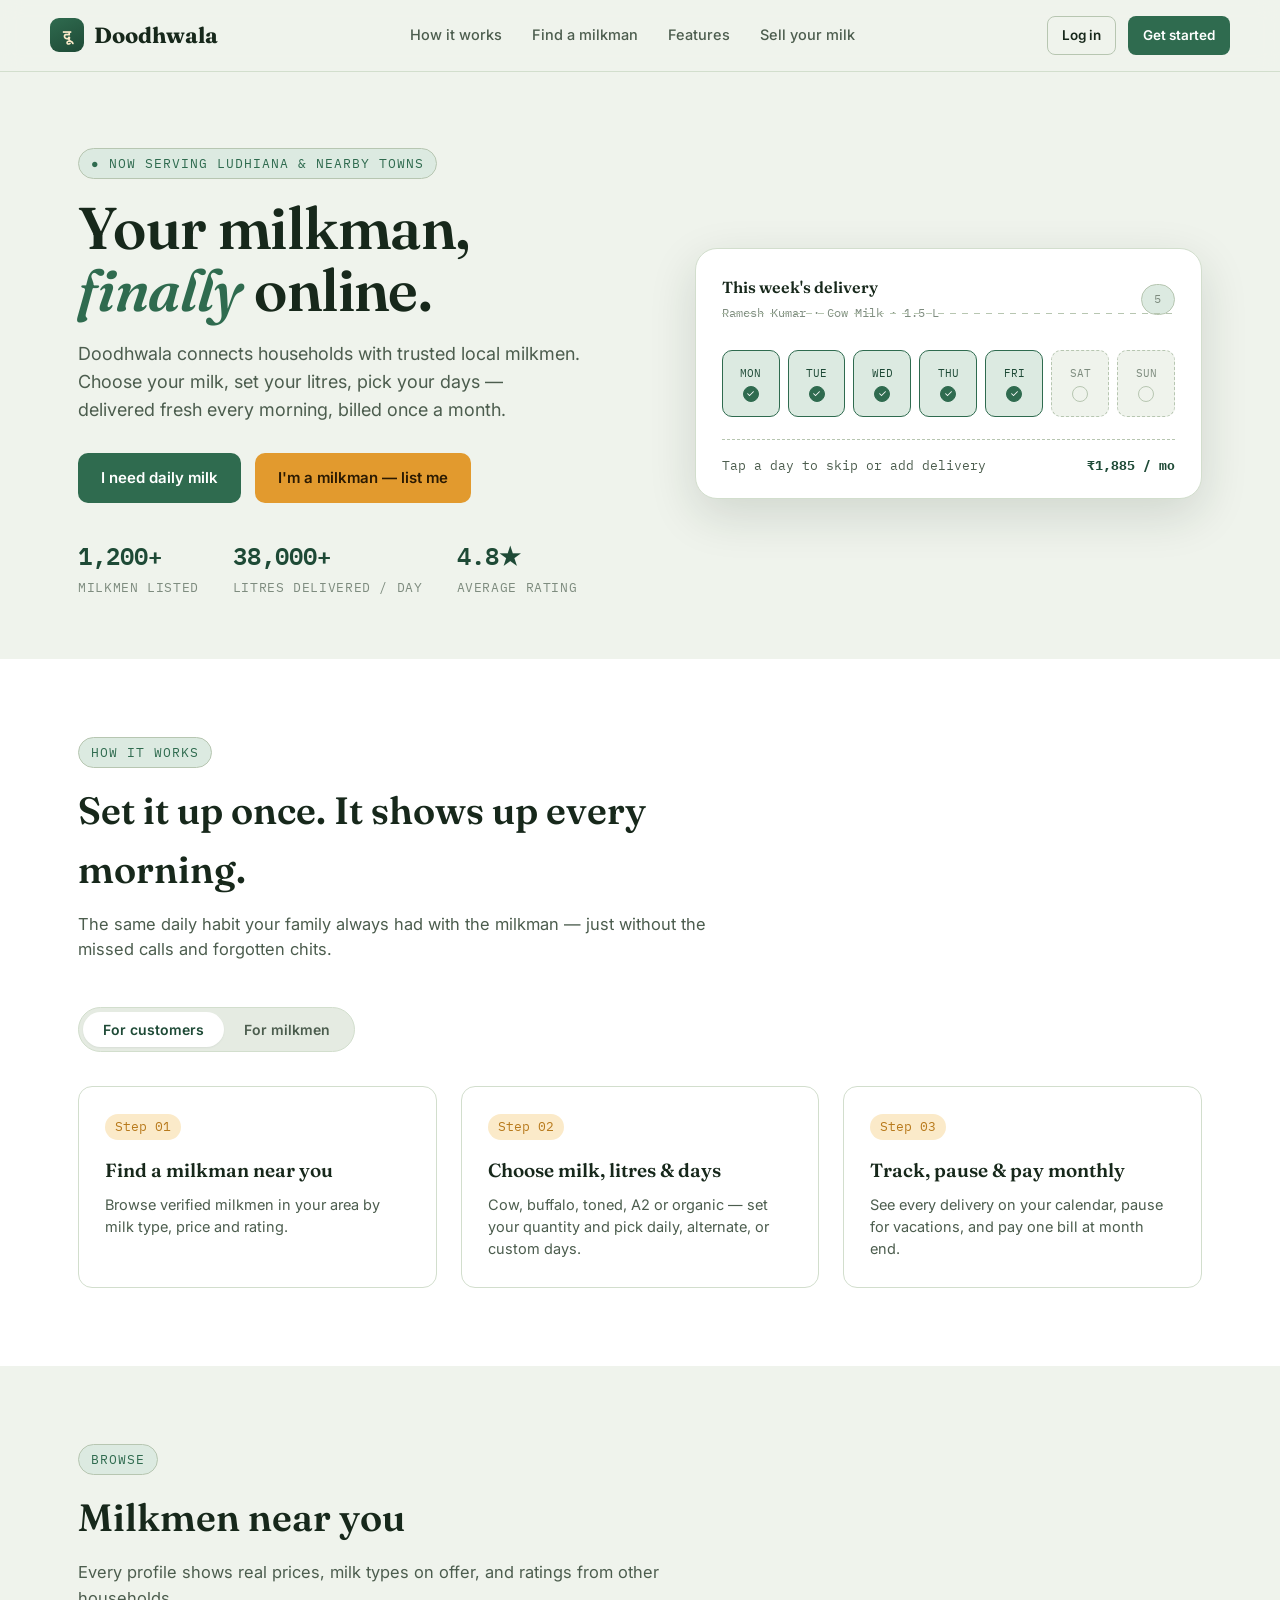
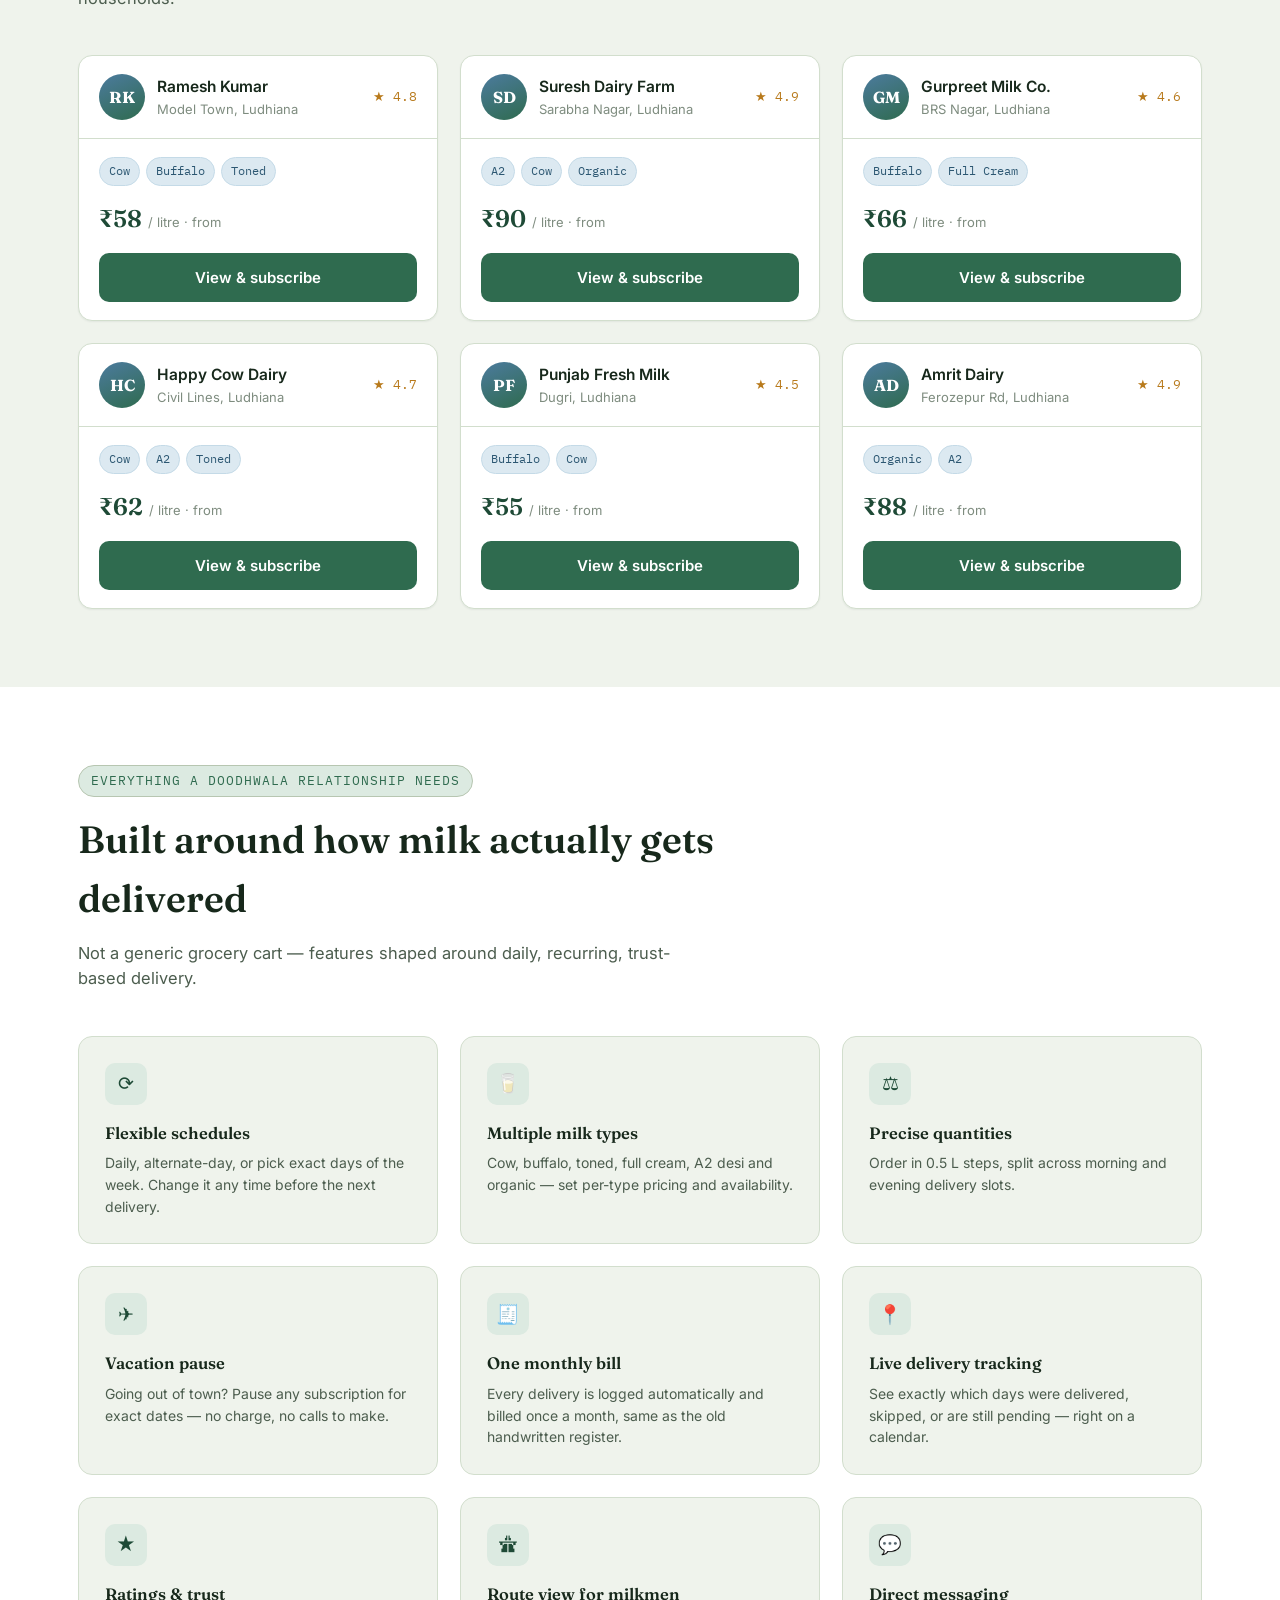
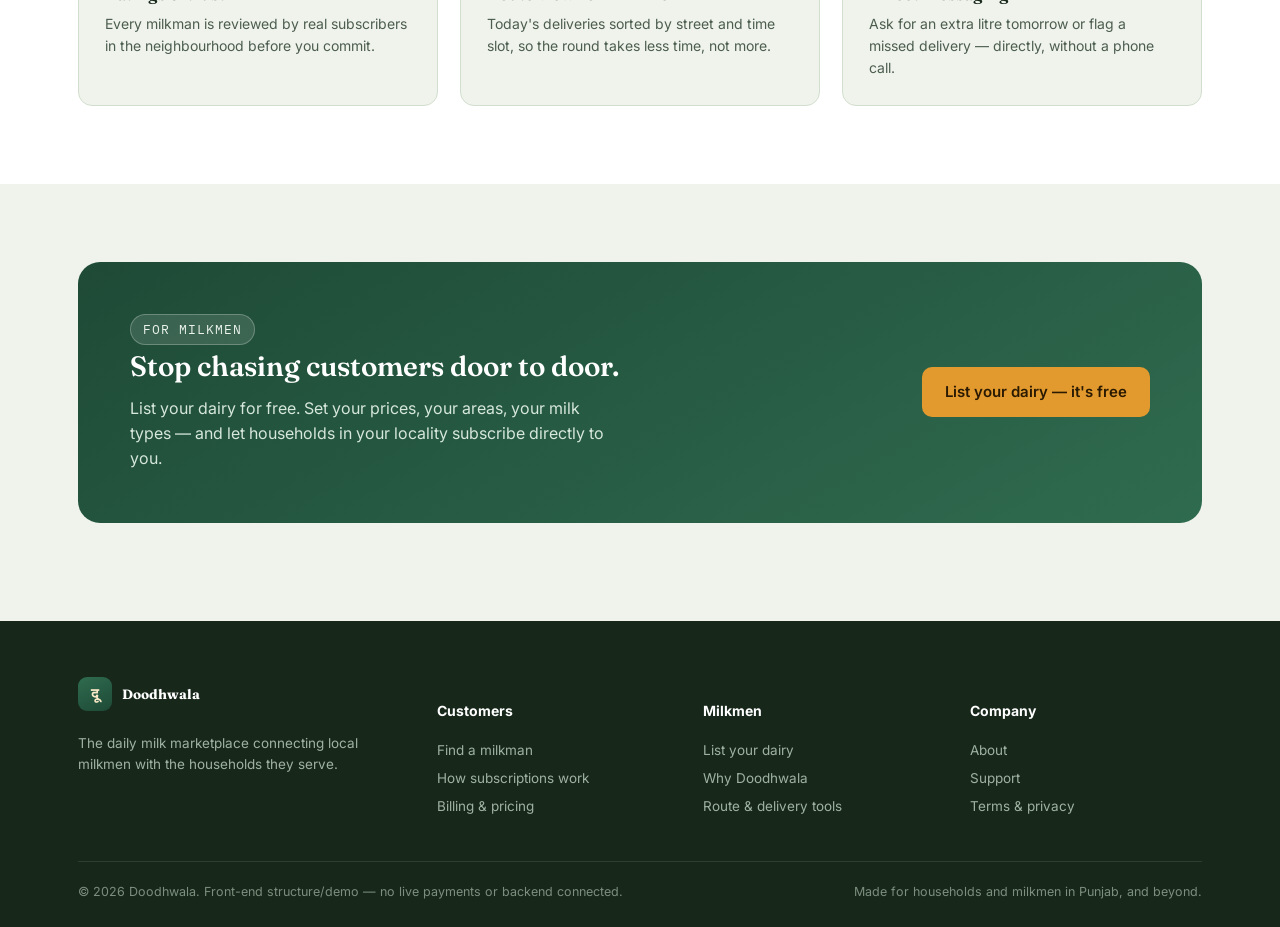
<file: index.html>
<!DOCTYPE html>
<html lang="en">
<head>
<meta charset="UTF-8">
<meta name="viewport" content="width=device-width, initial-scale=1.0">
<title>Doodhwala — Your milkman, online</title>
<meta name="description" content="Doodhwala connects local milkmen with households for daily milk delivery — pick your milk, your quantity, your schedule.">
<link rel="stylesheet" href="css/style.css">
</head>
<body>

<header class="site-header">
  <div class="container nav">
    <a href="index.html" class="brand"><span class="mark">दू</span> Doodhwala</a>
    <nav class="nav-links">
      <a href="#how-it-works">How it works</a>
      <a href="#browse">Find a milkman</a>
      <a href="#features">Features</a>
      <a href="#for-milkmen">Sell your milk</a>
    </nav>
    <div class="nav-actions">
      <a class="btn btn-ghost btn-sm" href="login.html?role=customer">Log in</a>
      <a class="btn btn-primary btn-sm" href="login.html?role=customer">Get started</a>
      <button class="nav-toggle" aria-label="Menu"><span></span><span></span><span></span></button>
    </div>
  </div>
</header>

<main>
  <!-- ============ HERO ============ -->
  <section class="hero">
    <div class="container hero-grid">
      <div>
        <span class="eyebrow">● Now serving Ludhiana &amp; nearby towns</span>
        <h1>Your milkman, <em>finally</em> online.</h1>
        <p class="lead">Doodhwala connects households with trusted local milkmen. Choose your milk, set your litres, pick your days — delivered fresh every morning, billed once a month.</p>
        <div class="hero-ctas">
          <a href="login.html?role=customer" class="btn btn-primary">I need daily milk</a>
          <a href="login.html?role=milkman" class="btn btn-accent">I'm a milkman — list me</a>
        </div>
        <div class="hero-stats">
          <div><span class="num">1,200+</span><span class="lbl">Milkmen listed</span></div>
          <div><span class="num">38,000+</span><span class="lbl">Litres delivered / day</span></div>
          <div><span class="num">4.8★</span><span class="lbl">Average rating</span></div>
        </div>
      </div>

      <div class="ledger-card">
        <div class="ledger-head">
          <div>
            <h3>This week's delivery</h3>
            <span>Ramesh Kumar · Cow Milk · 1.5 L</span>
          </div>
          <span id="ledgerActiveCount" class="eyebrow">5</span>
        </div>
        <div class="ledger-grid" id="heroLedger"></div>
        <div class="ledger-foot">
          <span>Tap a day to skip or add delivery</span>
          <strong>₹1,885 / mo</strong>
        </div>
      </div>
    </div>
  </section>

  <!-- ============ HOW IT WORKS ============ -->
  <section class="section section-alt" id="how-it-works">
    <div class="container">
      <div class="section-head">
        <span class="eyebrow">How it works</span>
        <h2>Set it up once. It shows up every morning.</h2>
        <p>The same daily habit your family always had with the milkman — just without the missed calls and forgotten chits.</p>
      </div>

      <div class="role-tabs">
        <button class="active" data-role-tab="customer">For customers</button>
        <button data-role-tab="milkman">For milkmen</button>
      </div>

      <div class="role-panel active" data-role-panel="customer">
        <div class="steps">
          <div class="step">
            <span class="idx">Step 01</span>
            <h4>Find a milkman near you</h4>
            <p>Browse verified milkmen in your area by milk type, price and rating.</p>
          </div>
          <div class="step">
            <span class="idx">Step 02</span>
            <h4>Choose milk, litres &amp; days</h4>
            <p>Cow, buffalo, toned, A2 or organic — set your quantity and pick daily, alternate, or custom days.</p>
          </div>
          <div class="step">
            <span class="idx">Step 03</span>
            <h4>Track, pause &amp; pay monthly</h4>
            <p>See every delivery on your calendar, pause for vacations, and pay one bill at month end.</p>
          </div>
        </div>
      </div>

      <div class="role-panel" data-role-panel="milkman">
        <div class="steps">
          <div class="step">
            <span class="idx">Step 01</span>
            <h4>List your dairy &amp; area</h4>
            <p>Add the milk types you sell, your prices, and the neighbourhoods you cover.</p>
          </div>
          <div class="step">
            <span class="idx">Step 02</span>
            <h4>Get subscribers automatically</h4>
            <p>Customers in your area find and subscribe to you directly — no more door-to-door pitching.</p>
          </div>
          <div class="step">
            <span class="idx">Step 03</span>
            <h4>Run your route from your phone</h4>
            <p>See today's deliveries grouped by street, mark them done, and get paid monthly — no notebook needed.</p>
          </div>
        </div>
      </div>
    </div>
  </section>

  <!-- ============ BROWSE MILKMEN ============ -->
  <section class="section" id="browse">
    <div class="container">
      <div class="section-head">
        <span class="eyebrow">Browse</span>
        <h2>Milkmen near you</h2>
        <p>Every profile shows real prices, milk types on offer, and ratings from other households.</p>
      </div>
      <div class="card-grid" id="milkmanGrid"></div>
    </div>
  </section>

  <!-- ============ FEATURES ============ -->
  <section class="section section-alt" id="features">
    <div class="container">
      <div class="section-head">
        <span class="eyebrow">Everything a doodhwala relationship needs</span>
        <h2>Built around how milk actually gets delivered</h2>
        <p>Not a generic grocery cart — features shaped around daily, recurring, trust-based delivery.</p>
      </div>
      <div class="feature-grid">
        <div class="feature">
          <div class="fi">⟳</div>
          <h4>Flexible schedules</h4>
          <p>Daily, alternate-day, or pick exact days of the week. Change it any time before the next delivery.</p>
        </div>
        <div class="feature">
          <div class="fi">🥛</div>
          <h4>Multiple milk types</h4>
          <p>Cow, buffalo, toned, full cream, A2 desi and organic — set per-type pricing and availability.</p>
        </div>
        <div class="feature">
          <div class="fi">⚖</div>
          <h4>Precise quantities</h4>
          <p>Order in 0.5 L steps, split across morning and evening delivery slots.</p>
        </div>
        <div class="feature">
          <div class="fi">✈</div>
          <h4>Vacation pause</h4>
          <p>Going out of town? Pause any subscription for exact dates — no charge, no calls to make.</p>
        </div>
        <div class="feature">
          <div class="fi">🧾</div>
          <h4>One monthly bill</h4>
          <p>Every delivery is logged automatically and billed once a month, same as the old handwritten register.</p>
        </div>
        <div class="feature">
          <div class="fi">📍</div>
          <h4>Live delivery tracking</h4>
          <p>See exactly which days were delivered, skipped, or are still pending — right on a calendar.</p>
        </div>
        <div class="feature">
          <div class="fi">★</div>
          <h4>Ratings &amp; trust</h4>
          <p>Every milkman is reviewed by real subscribers in the neighbourhood before you commit.</p>
        </div>
        <div class="feature">
          <div class="fi">🛣</div>
          <h4>Route view for milkmen</h4>
          <p>Today's deliveries sorted by street and time slot, so the round takes less time, not more.</p>
        </div>
        <div class="feature">
          <div class="fi">💬</div>
          <h4>Direct messaging</h4>
          <p>Ask for an extra litre tomorrow or flag a missed delivery — directly, without a phone call.</p>
        </div>
      </div>
    </div>
  </section>

  <!-- ============ FOR MILKMEN ============ -->
  <section class="section" id="for-milkmen">
    <div class="container">
      <div class="cta-banner">
        <div>
          <span class="eyebrow" style="background:rgba(255,255,255,.12); color:#EAF3EC; border-color:rgba(255,255,255,.25);">For milkmen</span>
          <h3>Stop chasing customers door to door.</h3>
          <p>List your dairy for free. Set your prices, your areas, your milk types — and let households in your locality subscribe directly to you.</p>
        </div>
        <a href="login.html?role=milkman" class="btn btn-accent">List your dairy — it's free</a>
      </div>
    </div>
  </section>
</main>

<footer class="site-footer">
  <div class="container">
    <div class="footer-grid">
      <div>
        <a href="index.html" class="brand" style="color:#fff; margin-bottom:12px; display:inline-flex;"><span class="mark">दू</span> Doodhwala</a>
        <p style="color:#9FB2A2; font-size:13.5px; max-width:32ch; margin-top:10px;">The daily milk marketplace connecting local milkmen with the households they serve.</p>
      </div>
      <div>
        <h5>Customers</h5>
        <ul>
          <li><a href="#browse">Find a milkman</a></li>
          <li><a href="login.html?role=customer">How subscriptions work</a></li>
          <li><a href="login.html?role=customer">Billing &amp; pricing</a></li>
        </ul>
      </div>
      <div>
        <h5>Milkmen</h5>
        <ul>
          <li><a href="login.html?role=milkman">List your dairy</a></li>
          <li><a href="#for-milkmen">Why Doodhwala</a></li>
          <li><a href="login.html?role=milkman">Route &amp; delivery tools</a></li>
        </ul>
      </div>
      <div>
        <h5>Company</h5>
        <ul>
          <li><a href="#">About</a></li>
          <li><a href="#">Support</a></li>
          <li><a href="#">Terms &amp; privacy</a></li>
        </ul>
      </div>
    </div>
    <div class="footer-bottom">
      <span>© 2026 Doodhwala. Front-end structure/demo — no live payments or backend connected.</span>
      <span>Made for households and milkmen in Punjab, and beyond.</span>
    </div>
  </div>
</footer>

<script src="js/script.js"></script>
</body>
</html>
</file>
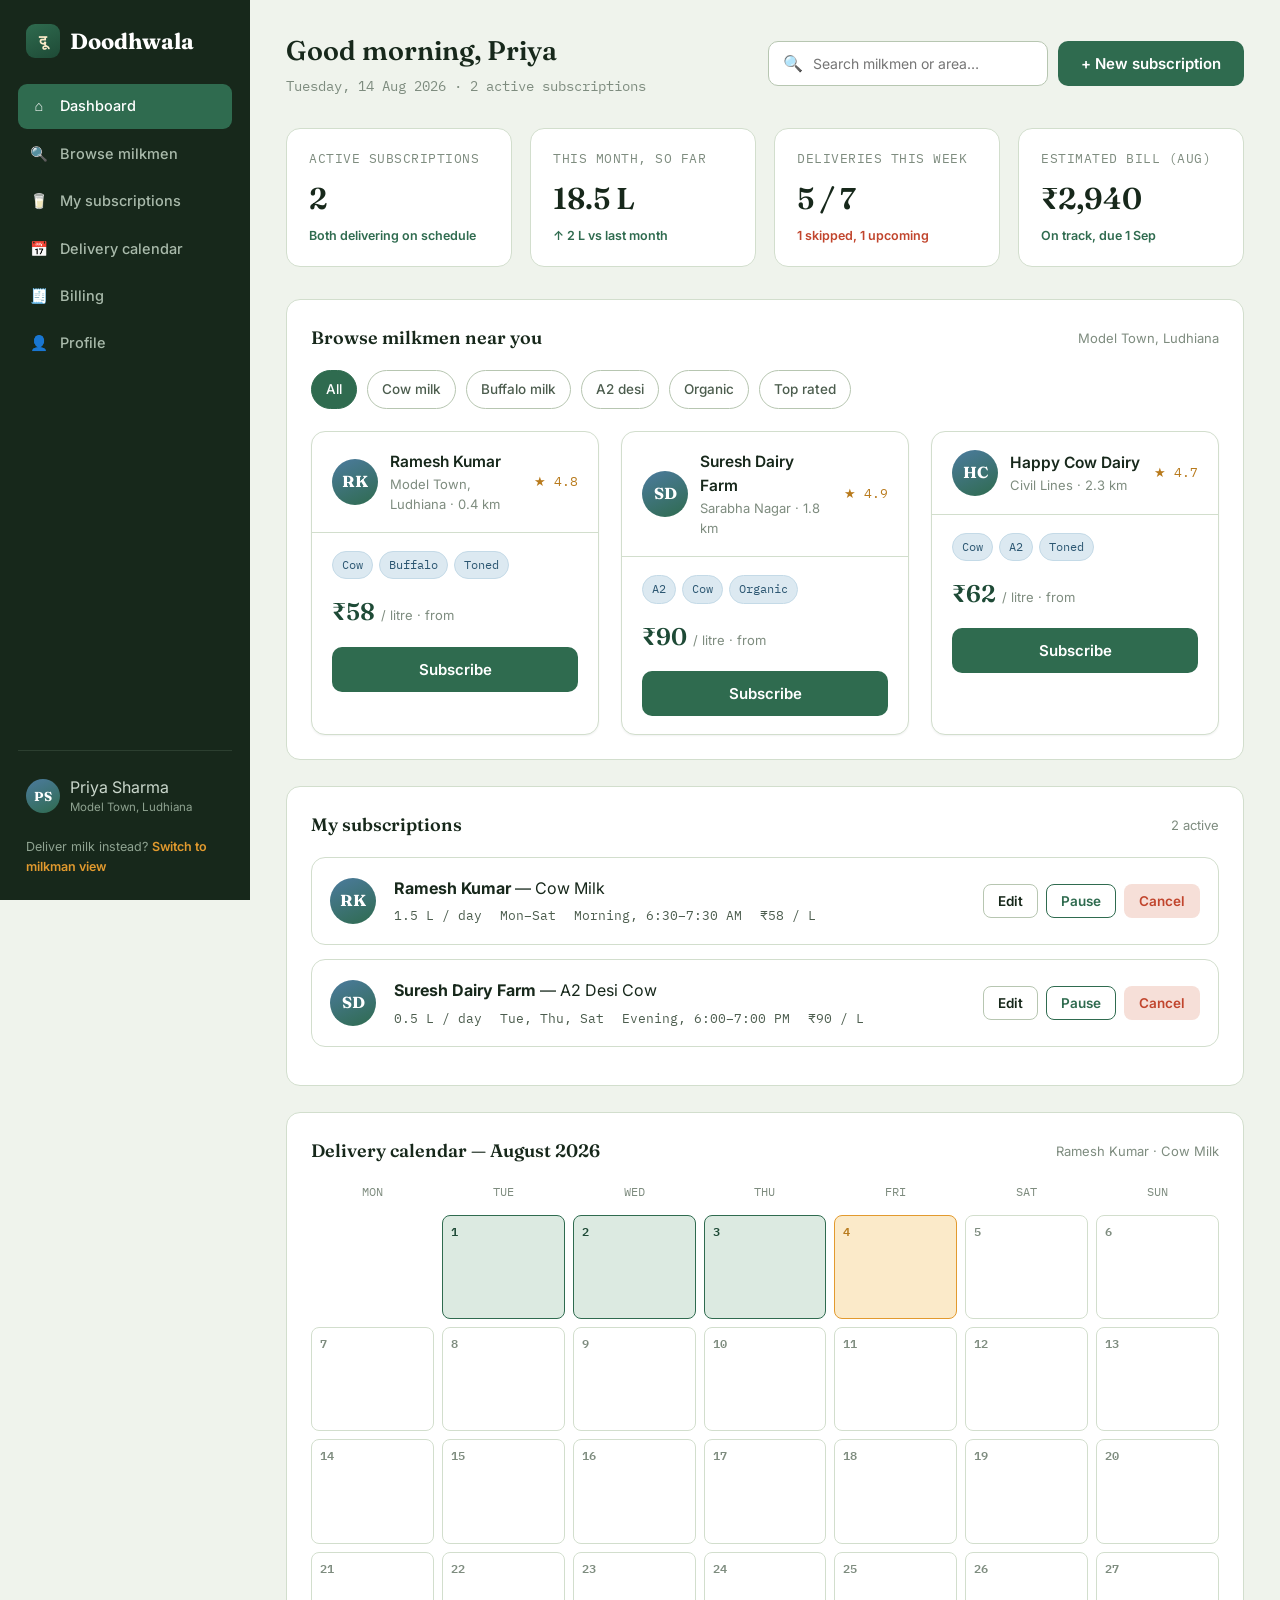
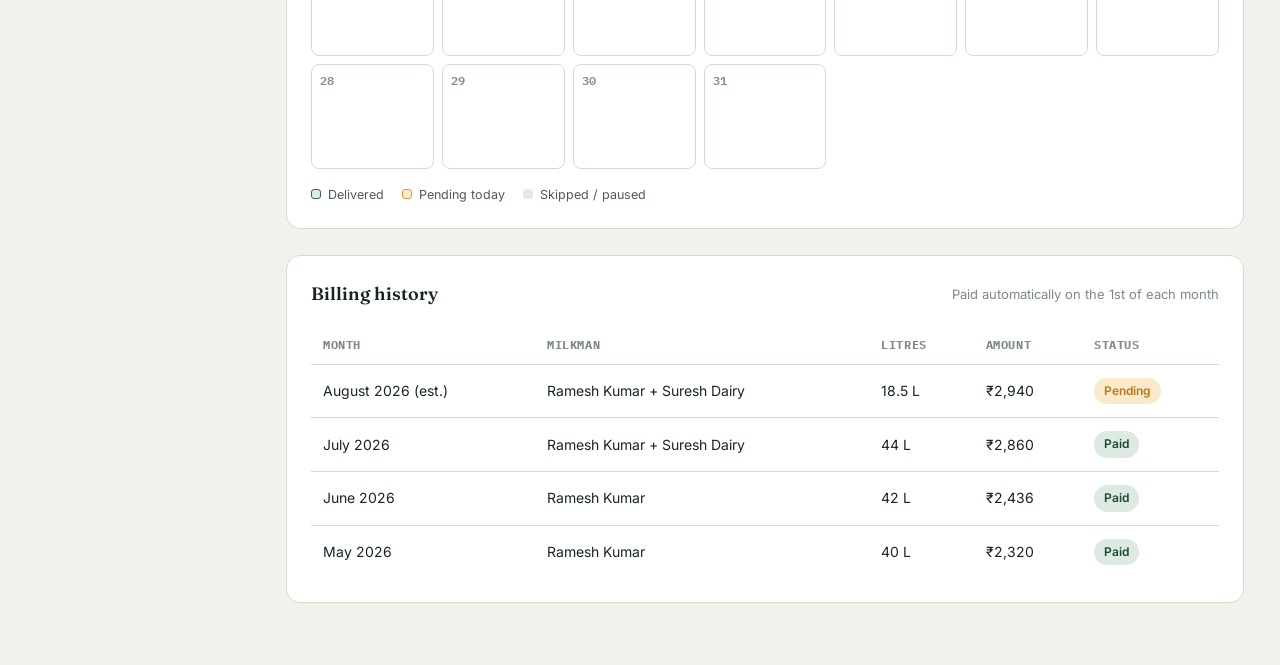
<file: customer-dashboard.html>
<!DOCTYPE html>
<html lang="en">
<head>
<meta charset="UTF-8">
<meta name="viewport" content="width=device-width, initial-scale=1.0">
<title>My Milk — Doodhwala</title>
<link rel="stylesheet" href="css/style.css">
</head>
<body>

<div class="app-shell">
  <!-- ============ SIDEBAR ============ -->
  <aside class="app-sidebar">
    <a href="index.html" class="brand"><span class="mark">दू</span> Doodhwala</a>
    <nav class="side-nav">
      <a href="customer-dashboard.html" class="active"><span class="ic">⌂</span> Dashboard</a>
      <a href="#browse-section"><span class="ic">🔍</span> Browse milkmen</a>
      <a href="#subs-section"><span class="ic">🥛</span> My subscriptions</a>
      <a href="#calendar-section"><span class="ic">📅</span> Delivery calendar</a>
      <a href="#billing-section"><span class="ic">🧾</span> Billing</a>
      <a href="#"><span class="ic">👤</span> Profile</a>
    </nav>
    <div class="side-foot">
      <div class="side-user">
        <div class="avatar">PS</div>
        <div>
          Priya Sharma
          <small>Model Town, Ludhiana</small>
        </div>
      </div>
      <span class="switch-role">Deliver milk instead? <a href="milkman-dashboard.html">Switch to milkman view</a></span>
    </div>
  </aside>

  <!-- ============ MAIN ============ -->
  <main class="app-main">
    <div class="app-topbar">
      <div>
        <h1>Good morning, Priya</h1>
        <div class="sub">Tuesday, 14 Aug 2026 · 2 active subscriptions</div>
      </div>
      <div class="topbar-actions">
        <div class="search-box">
          <span>🔍</span>
          <input type="text" placeholder="Search milkmen or area…">
        </div>
        <button class="btn btn-primary" data-open-modal="subscribeModal">+ New subscription</button>
      </div>
    </div>

    <!-- Stats -->
    <div class="stat-row">
      <div class="stat-card">
        <div class="lbl">Active subscriptions</div>
        <div class="val">2</div>
        <div class="delta up">Both delivering on schedule</div>
      </div>
      <div class="stat-card">
        <div class="lbl">This month, so far</div>
        <div class="val">18.5 L</div>
        <div class="delta up">↑ 2 L vs last month</div>
      </div>
      <div class="stat-card">
        <div class="lbl">Deliveries this week</div>
        <div class="val">5 / 7</div>
        <div class="delta down">1 skipped, 1 upcoming</div>
      </div>
      <div class="stat-card">
        <div class="lbl">Estimated bill (Aug)</div>
        <div class="val">₹2,940</div>
        <div class="delta up">On track, due 1 Sep</div>
      </div>
    </div>

    <!-- Browse milkmen -->
    <div class="panel" id="browse-section">
      <div class="panel-head">
        <h3>Browse milkmen near you</h3>
        <span class="hint">Model Town, Ludhiana</span>
      </div>
      <div class="filters">
        <span class="chip active" data-filter="all">All</span>
        <span class="chip" data-filter="cow">Cow milk</span>
        <span class="chip" data-filter="buffalo">Buffalo milk</span>
        <span class="chip" data-filter="a2">A2 desi</span>
        <span class="chip" data-filter="organic">Organic</span>
        <span class="chip" data-filter="rated">Top rated</span>
      </div>
      <div class="card-grid">
        <div class="milkman-card">
          <div class="mc-top">
            <div class="avatar">RK</div>
            <div><div class="mc-name">Ramesh Kumar</div><div class="mc-area">Model Town, Ludhiana · 0.4 km</div></div>
            <div class="mc-rating">★ 4.8</div>
          </div>
          <div class="mc-body">
            <div class="tag-row"><span class="tag">Cow</span><span class="tag">Buffalo</span><span class="tag">Toned</span></div>
            <div class="mc-price"><span class="amt">₹58</span><span class="unit">/ litre · from</span></div>
            <button class="btn btn-primary btn-block" data-open-modal="subscribeModal">Subscribe</button>
          </div>
        </div>
        <div class="milkman-card">
          <div class="mc-top">
            <div class="avatar">SD</div>
            <div><div class="mc-name">Suresh Dairy Farm</div><div class="mc-area">Sarabha Nagar · 1.8 km</div></div>
            <div class="mc-rating">★ 4.9</div>
          </div>
          <div class="mc-body">
            <div class="tag-row"><span class="tag">A2</span><span class="tag">Cow</span><span class="tag">Organic</span></div>
            <div class="mc-price"><span class="amt">₹90</span><span class="unit">/ litre · from</span></div>
            <button class="btn btn-primary btn-block" data-open-modal="subscribeModal">Subscribe</button>
          </div>
        </div>
        <div class="milkman-card">
          <div class="mc-top">
            <div class="avatar">HC</div>
            <div><div class="mc-name">Happy Cow Dairy</div><div class="mc-area">Civil Lines · 2.3 km</div></div>
            <div class="mc-rating">★ 4.7</div>
          </div>
          <div class="mc-body">
            <div class="tag-row"><span class="tag">Cow</span><span class="tag">A2</span><span class="tag">Toned</span></div>
            <div class="mc-price"><span class="amt">₹62</span><span class="unit">/ litre · from</span></div>
            <button class="btn btn-primary btn-block" data-open-modal="subscribeModal">Subscribe</button>
          </div>
        </div>
      </div>
    </div>

    <!-- My subscriptions -->
    <div class="panel" id="subs-section">
      <div class="panel-head">
        <h3>My subscriptions</h3>
        <span class="hint">2 active</span>
      </div>

      <div class="sub-card">
        <div class="avatar">RK</div>
        <div>
          <strong>Ramesh Kumar</strong> — Cow Milk
          <div class="meta">
            <span>1.5 L / day</span>
            <span>Mon–Sat</span>
            <span>Morning, 6:30–7:30 AM</span>
            <span>₹58 / L</span>
          </div>
        </div>
        <div class="actions">
          <button class="btn btn-ghost btn-sm">Edit</button>
          <button class="btn btn-outline btn-sm">Pause</button>
          <button class="btn btn-danger btn-sm">Cancel</button>
        </div>
      </div>

      <div class="sub-card">
        <div class="avatar">SD</div>
        <div>
          <strong>Suresh Dairy Farm</strong> — A2 Desi Cow
          <div class="meta">
            <span>0.5 L / day</span>
            <span>Tue, Thu, Sat</span>
            <span>Evening, 6:00–7:00 PM</span>
            <span>₹90 / L</span>
          </div>
        </div>
        <div class="actions">
          <button class="btn btn-ghost btn-sm">Edit</button>
          <button class="btn btn-outline btn-sm">Pause</button>
          <button class="btn btn-danger btn-sm">Cancel</button>
        </div>
      </div>
    </div>

    <!-- Delivery calendar -->
    <div class="panel" id="calendar-section">
      <div class="panel-head">
        <h3>Delivery calendar — August 2026</h3>
        <span class="hint">Ramesh Kumar · Cow Milk</span>
      </div>
      <div class="cal-grid" id="customerCalendar"></div>
      <div class="cal-legend">
        <span><i style="background:var(--primary-tint); border:1px solid var(--primary);"></i> Delivered</span>
        <span><i style="background:var(--accent-tint); border:1px solid var(--accent);"></i> Pending today</span>
        <span><i style="background:var(--bg-deep);"></i> Skipped / paused</span>
      </div>
    </div>

    <!-- Billing -->
    <div class="panel" id="billing-section">
      <div class="panel-head">
        <h3>Billing history</h3>
        <span class="hint">Paid automatically on the 1st of each month</span>
      </div>
      <table>
        <thead>
          <tr><th>Month</th><th>Milkman</th><th>Litres</th><th>Amount</th><th>Status</th></tr>
        </thead>
        <tbody>
          <tr><td>August 2026 (est.)</td><td>Ramesh Kumar + Suresh Dairy</td><td>18.5 L</td><td>₹2,940</td><td><span class="badge gold">Pending</span></td></tr>
          <tr><td>July 2026</td><td>Ramesh Kumar + Suresh Dairy</td><td>44 L</td><td>₹2,860</td><td><span class="badge green">Paid</span></td></tr>
          <tr><td>June 2026</td><td>Ramesh Kumar</td><td>42 L</td><td>₹2,436</td><td><span class="badge green">Paid</span></td></tr>
          <tr><td>May 2026</td><td>Ramesh Kumar</td><td>40 L</td><td>₹2,320</td><td><span class="badge green">Paid</span></td></tr>
        </tbody>
      </table>
    </div>
  </main>
</div>

<!-- ============ SUBSCRIBE MODAL ============ -->
<div class="modal-overlay" id="subscribeModal">
  <div class="modal">
    <div class="modal-head">
      <h3>New subscription</h3>
      <button class="modal-close" data-close-modal="subscribeModal">&times;</button>
    </div>
    <div class="modal-body">
      <div class="field">
        <label for="pickMilkman">Milkman</label>
        <select id="pickMilkman">
          <option>Ramesh Kumar — Model Town (★ 4.8)</option>
          <option>Suresh Dairy Farm — Sarabha Nagar (★ 4.9)</option>
          <option>Happy Cow Dairy — Civil Lines (★ 4.7)</option>
        </select>
      </div>

      <div class="field">
        <label>Milk type</label>
        <div class="radio-cards" id="milkTypeGrid">
          <label class="radio-card" data-price="58"><input type="radio" name="milktype"><div class="rc-name">Cow</div><div class="rc-price">₹58/L</div></label>
          <label class="radio-card" data-price="66"><input type="radio" name="milktype"><div class="rc-name">Buffalo</div><div class="rc-price">₹66/L</div></label>
          <label class="radio-card" data-price="50"><input type="radio" name="milktype"><div class="rc-name">Toned</div><div class="rc-price">₹50/L</div></label>
          <label class="radio-card" data-price="70"><input type="radio" name="milktype"><div class="rc-name">Full Cream</div><div class="rc-price">₹70/L</div></label>
          <label class="radio-card" data-price="90"><input type="radio" name="milktype"><div class="rc-name">A2 Desi</div><div class="rc-price">₹90/L</div></label>
          <label class="radio-card" data-price="85"><input type="radio" name="milktype"><div class="rc-name">Organic</div><div class="rc-price">₹85/L</div></label>
        </div>
      </div>

      <div class="form-grid">
        <div class="field">
          <label>Quantity per delivery</label>
          <div class="stepper" id="subStepper">
            <button type="button" data-step="dec">−</button>
            <span class="qty">1 L</span>
            <button type="button" data-step="inc">+</button>
          </div>
        </div>
        <div class="field">
          <label for="slot">Delivery time slot</label>
          <select id="slot">
            <option>Morning, 6:00–7:30 AM</option>
            <option>Morning, 7:30–9:00 AM</option>
            <option>Evening, 5:30–7:00 PM</option>
          </select>
        </div>
      </div>

      <div class="field">
        <label>Delivery days <span style="font-weight:400; color:var(--ink-faint);">(<span id="subDaysCount">0</span> selected)</span></label>
        <div class="dow-select" id="subDow">
          <button type="button" class="dow-btn">Mon</button>
          <button type="button" class="dow-btn">Tue</button>
          <button type="button" class="dow-btn">Wed</button>
          <button type="button" class="dow-btn">Thu</button>
          <button type="button" class="dow-btn">Fri</button>
          <button type="button" class="dow-btn">Sat</button>
          <button type="button" class="dow-btn">Sun</button>
        </div>
      </div>

      <div class="field">
        <label for="startDate">Start date</label>
        <input type="date" id="startDate">
      </div>

      <div class="summary-row"><span>Price per litre</span><span>₹<span id="subUnitPrice">58</span></span></div>
      <div class="summary-row"><span>Estimated monthly total</span><span id="subTotal">₹0</span></div>
    </div>
    <div class="modal-foot">
      <button class="btn btn-ghost" data-close-modal="subscribeModal">Cancel</button>
      <button class="btn btn-primary" data-close-modal="subscribeModal">Confirm subscription</button>
    </div>
  </div>
</div>

<script src="js/script.js"></script>
</body>
</html>
</file>
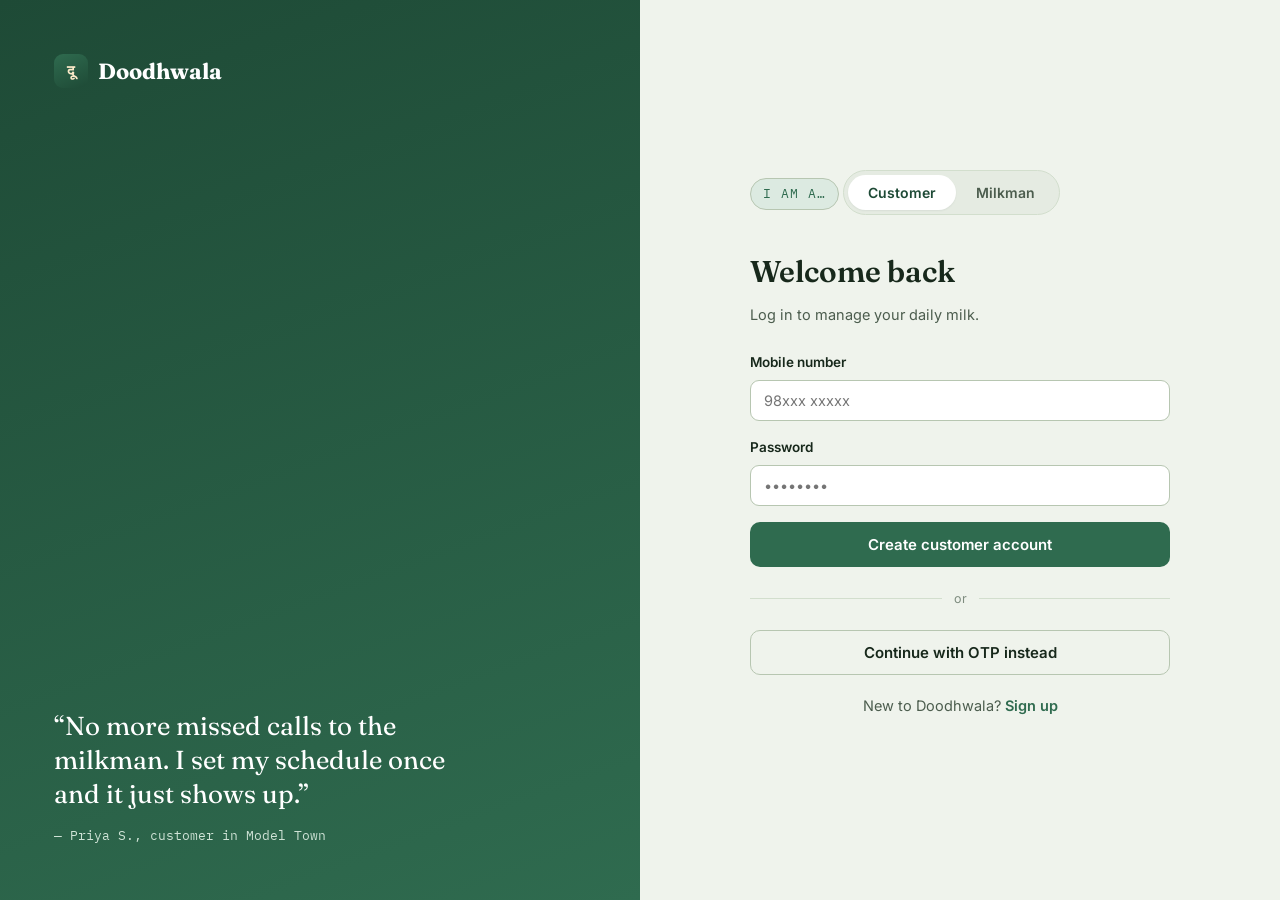
<file: login.html>
<!DOCTYPE html>
<html lang="en">
<head>
<meta charset="UTF-8">
<meta name="viewport" content="width=device-width, initial-scale=1.0">
<title>Log in — Doodhwala</title>
<link rel="stylesheet" href="css/style.css">
</head>
<body>

<div class="auth-wrap">
  <div class="auth-side">
    <a href="index.html" class="brand" style="color:#fff;"><span class="mark">दू</span> Doodhwala</a>
    <div>
      <p class="quote" id="authQuote">“No more missed calls to the milkman. I set my schedule once and it just shows up.”</p>
      <p class="who" id="authWho">— Priya S., customer in Model Town</p>
    </div>
  </div>

  <div class="auth-form-wrap">
    <div class="auth-card">
      <span class="eyebrow">I am a…</span>
      <div class="role-tabs" style="margin-top:14px;">
        <button data-auth-role="customer" class="active">Customer</button>
        <button data-auth-role="milkman">Milkman</button>
      </div>

      <h2 id="authTitle">Welcome back</h2>
      <p id="authSub">Log in to manage your daily milk.</p>

      <form id="authForm">
        <div class="field signup-only hidden">
          <label for="fullName">Full name</label>
          <input type="text" id="fullName" placeholder="e.g. Priya Sharma">
        </div>

        <div class="field milkman-only hidden">
          <label for="dairyName">Dairy / shop name</label>
          <input type="text" id="dairyName" placeholder="e.g. Ramesh Dairy Farm">
        </div>

        <div class="field">
          <label for="phone">Mobile number</label>
          <input type="tel" id="phone" placeholder="98xxx xxxxx" required>
        </div>

        <div class="field signup-only hidden">
          <label for="area">Area / locality</label>
          <input type="text" id="area" placeholder="e.g. Model Town, Ludhiana">
        </div>

        <div class="field milkman-only hidden">
          <label for="areasServed">Areas you deliver to</label>
          <input type="text" id="areasServed" placeholder="e.g. Model Town, Sarabha Nagar">
          <p class="help">Add as many localities as you cover — separate with commas.</p>
        </div>

        <div class="field">
          <label for="password">Password</label>
          <input type="password" id="password" placeholder="••••••••" required>
        </div>

        <button type="submit" class="btn btn-primary btn-block" id="authSubmit">Log in</button>
      </form>

      <div class="divider">or</div>
      <button class="btn btn-ghost btn-block" type="button">Continue with OTP instead</button>

      <p class="foot-link" id="authFootLink">New to Doodhwala? <a href="#" id="toSignup">Sign up</a></p>
    </div>
  </div>
</div>

<script src="js/script.js"></script>
</body>
</html>
</file>
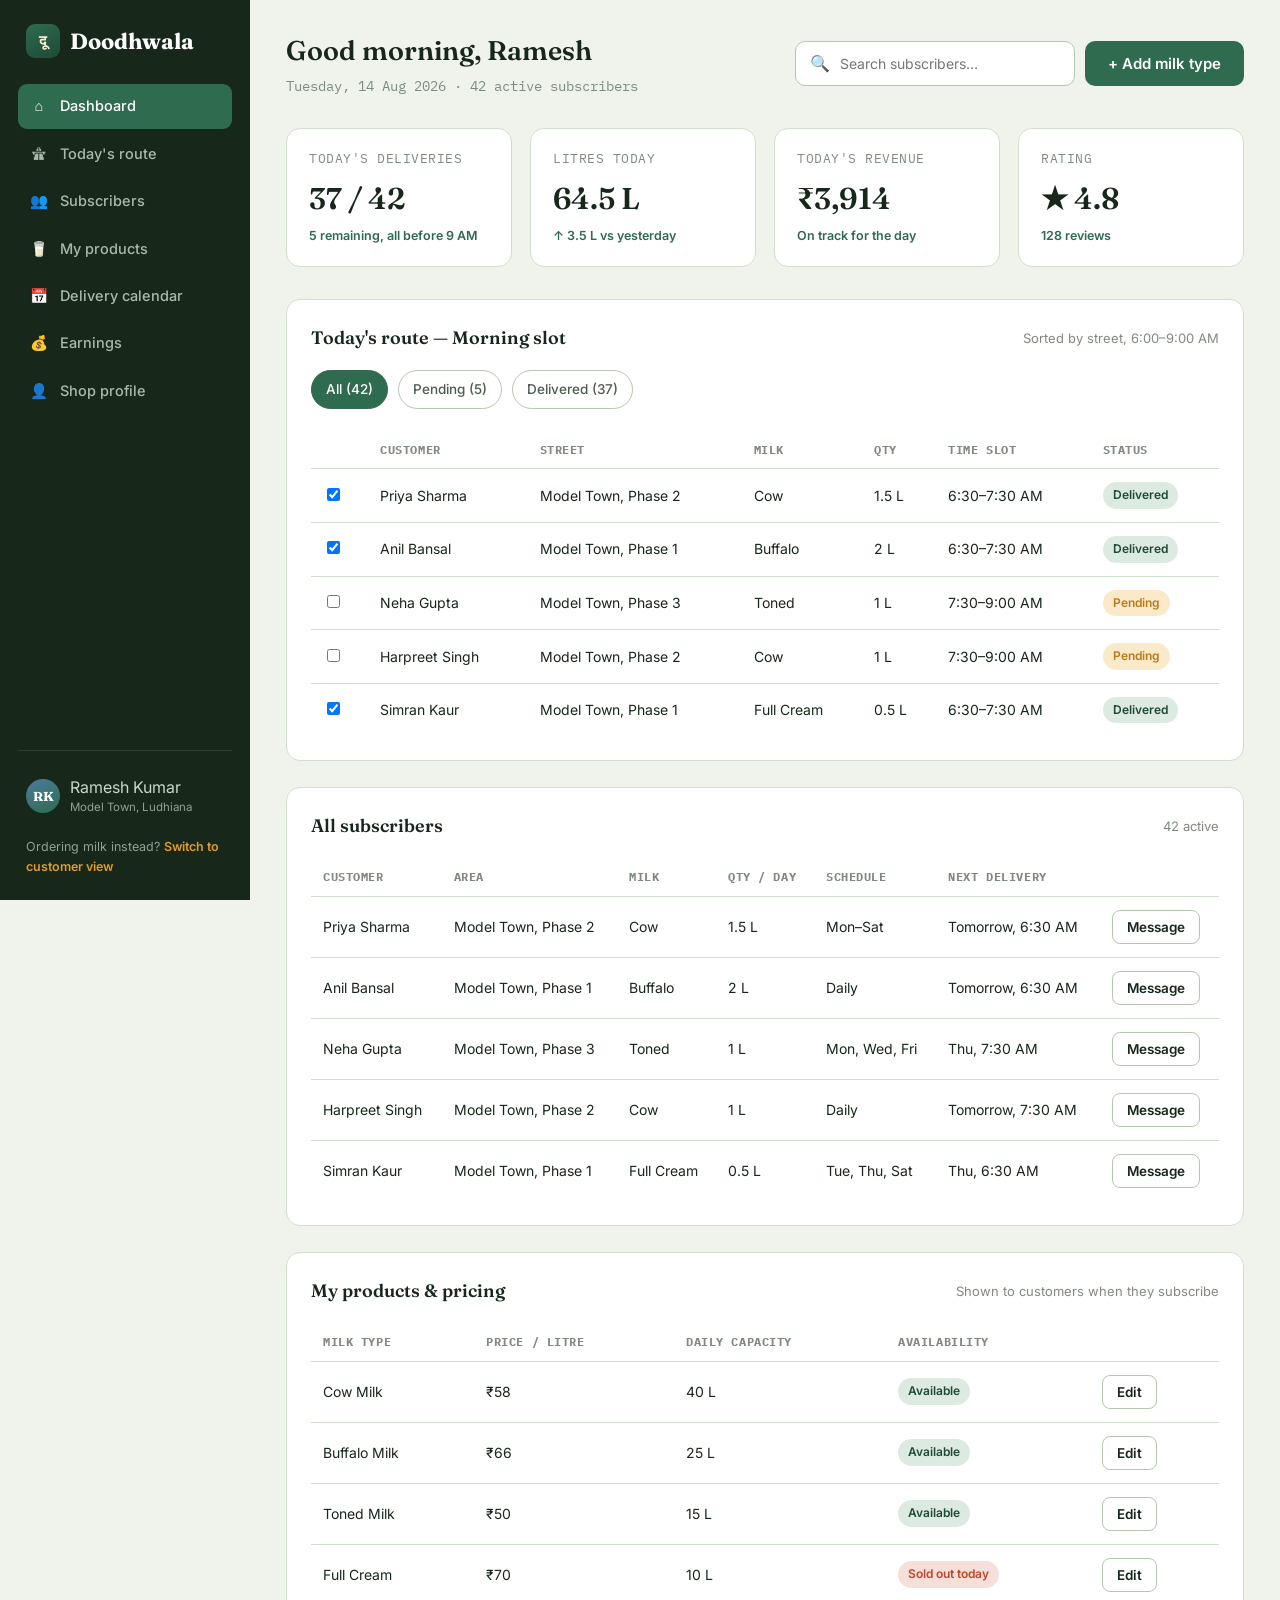
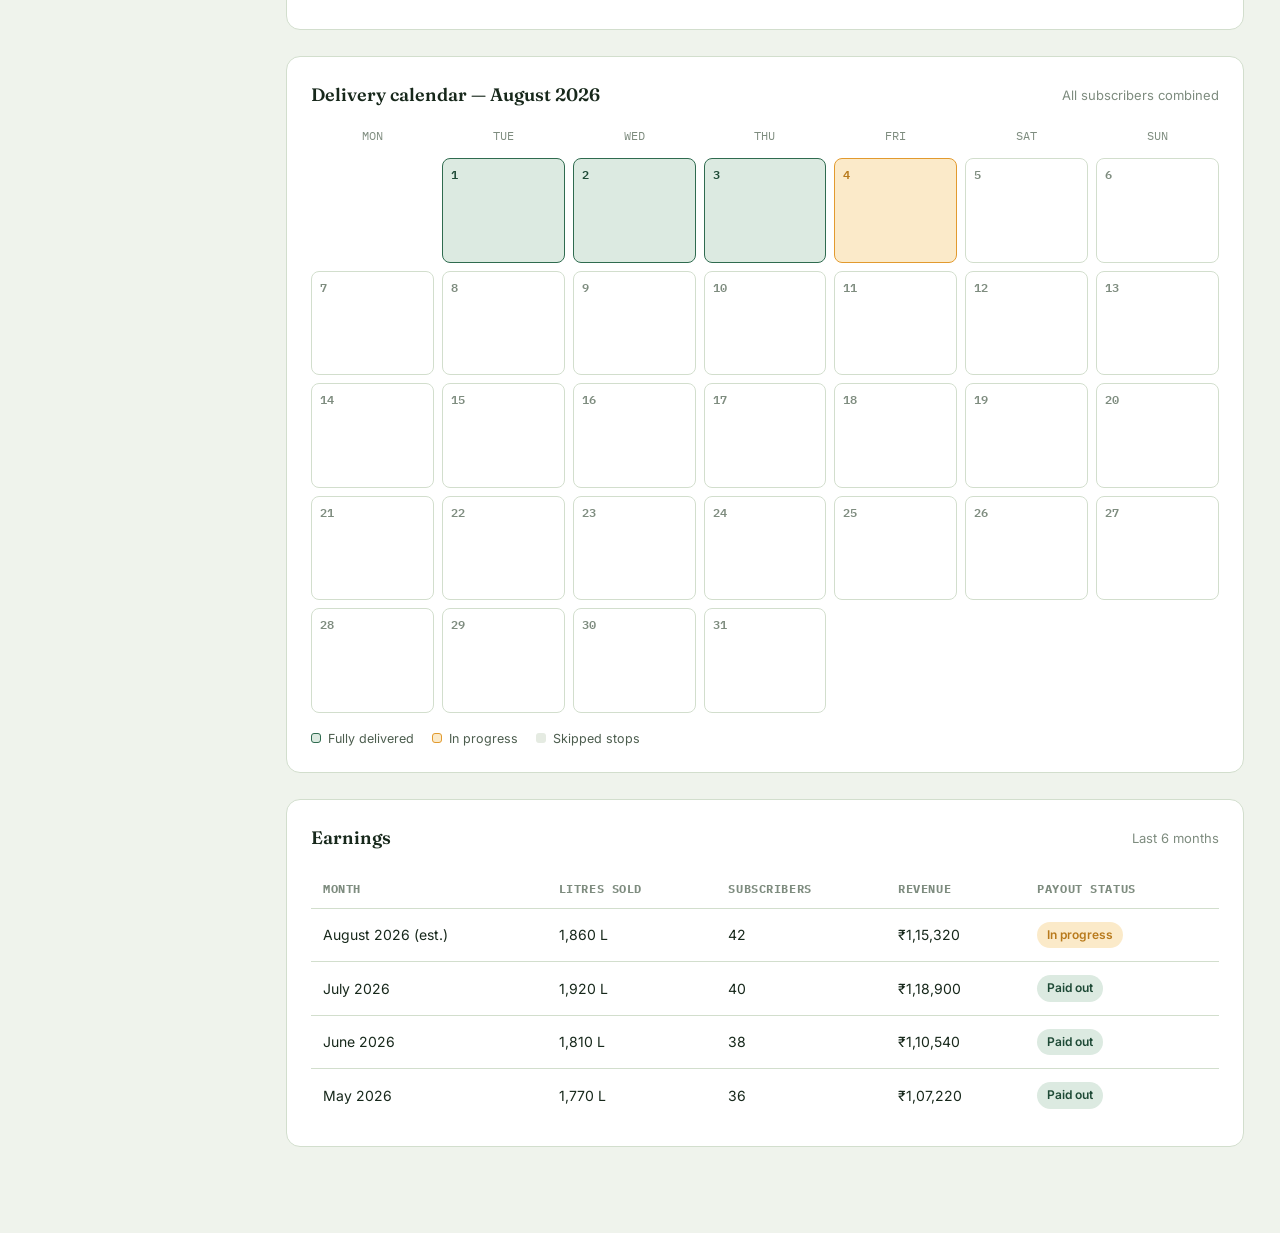
<file: milkman-dashboard.html>
<!DOCTYPE html>
<html lang="en">
<head>
<meta charset="UTF-8">
<meta name="viewport" content="width=device-width, initial-scale=1.0">
<title>My Dairy — Doodhwala</title>
<link rel="stylesheet" href="css/style.css">
</head>
<body>

<div class="app-shell">
  <!-- ============ SIDEBAR ============ -->
  <aside class="app-sidebar">
    <a href="index.html" class="brand"><span class="mark">दू</span> Doodhwala</a>
    <nav class="side-nav">
      <a href="milkman-dashboard.html" class="active"><span class="ic">⌂</span> Dashboard</a>
      <a href="#route-section"><span class="ic">🛣</span> Today's route</a>
      <a href="#subs-section"><span class="ic">👥</span> Subscribers</a>
      <a href="#products-section"><span class="ic">🥛</span> My products</a>
      <a href="#calendar-section"><span class="ic">📅</span> Delivery calendar</a>
      <a href="#earnings-section"><span class="ic">💰</span> Earnings</a>
      <a href="#"><span class="ic">👤</span> Shop profile</a>
    </nav>
    <div class="side-foot">
      <div class="side-user">
        <div class="avatar">RK</div>
        <div>
          Ramesh Kumar
          <small>Model Town, Ludhiana</small>
        </div>
      </div>
      <span class="switch-role">Ordering milk instead? <a href="customer-dashboard.html">Switch to customer view</a></span>
    </div>
  </aside>

  <!-- ============ MAIN ============ -->
  <main class="app-main">
    <div class="app-topbar">
      <div>
        <h1>Good morning, Ramesh</h1>
        <div class="sub">Tuesday, 14 Aug 2026 · 42 active subscribers</div>
      </div>
      <div class="topbar-actions">
        <div class="search-box">
          <span>🔍</span>
          <input type="text" placeholder="Search subscribers…">
        </div>
        <button class="btn btn-primary" data-open-modal="productModal">+ Add milk type</button>
      </div>
    </div>

    <!-- Stats -->
    <div class="stat-row">
      <div class="stat-card">
        <div class="lbl">Today's deliveries</div>
        <div class="val">37 / 42</div>
        <div class="delta up">5 remaining, all before 9 AM</div>
      </div>
      <div class="stat-card">
        <div class="lbl">Litres today</div>
        <div class="val">64.5 L</div>
        <div class="delta up">↑ 3.5 L vs yesterday</div>
      </div>
      <div class="stat-card">
        <div class="lbl">Today's revenue</div>
        <div class="val">₹3,914</div>
        <div class="delta up">On track for the day</div>
      </div>
      <div class="stat-card">
        <div class="lbl">Rating</div>
        <div class="val">★ 4.8</div>
        <div class="delta up">128 reviews</div>
      </div>
    </div>

    <!-- Today's route -->
    <div class="panel" id="route-section">
      <div class="panel-head">
        <h3>Today's route — Morning slot</h3>
        <span class="hint">Sorted by street, 6:00–9:00 AM</span>
      </div>
      <div class="filters">
        <span class="chip active" data-filter="all">All (42)</span>
        <span class="chip" data-filter="pending">Pending (5)</span>
        <span class="chip" data-filter="delivered">Delivered (37)</span>
      </div>
      <table>
        <thead>
          <tr><th></th><th>Customer</th><th>Street</th><th>Milk</th><th>Qty</th><th>Time slot</th><th>Status</th></tr>
        </thead>
        <tbody>
          <tr>
            <td><input type="checkbox" class="route-check" checked></td>
            <td>Priya Sharma</td><td>Model Town, Phase 2</td><td>Cow</td><td>1.5 L</td><td>6:30–7:30 AM</td>
            <td><span class="badge green">Delivered</span></td>
          </tr>
          <tr>
            <td><input type="checkbox" class="route-check" checked></td>
            <td>Anil Bansal</td><td>Model Town, Phase 1</td><td>Buffalo</td><td>2 L</td><td>6:30–7:30 AM</td>
            <td><span class="badge green">Delivered</span></td>
          </tr>
          <tr>
            <td><input type="checkbox" class="route-check"></td>
            <td>Neha Gupta</td><td>Model Town, Phase 3</td><td>Toned</td><td>1 L</td><td>7:30–9:00 AM</td>
            <td><span class="badge gold">Pending</span></td>
          </tr>
          <tr>
            <td><input type="checkbox" class="route-check"></td>
            <td>Harpreet Singh</td><td>Model Town, Phase 2</td><td>Cow</td><td>1 L</td><td>7:30–9:00 AM</td>
            <td><span class="badge gold">Pending</span></td>
          </tr>
          <tr>
            <td><input type="checkbox" class="route-check" checked></td>
            <td>Simran Kaur</td><td>Model Town, Phase 1</td><td>Full Cream</td><td>0.5 L</td><td>6:30–7:30 AM</td>
            <td><span class="badge green">Delivered</span></td>
          </tr>
        </tbody>
      </table>
    </div>

    <!-- Subscribers -->
    <div class="panel" id="subs-section">
      <div class="panel-head">
        <h3>All subscribers</h3>
        <span class="hint">42 active</span>
      </div>
      <table>
        <thead>
          <tr><th>Customer</th><th>Area</th><th>Milk</th><th>Qty / day</th><th>Schedule</th><th>Next delivery</th><th></th></tr>
        </thead>
        <tbody>
          <tr><td>Priya Sharma</td><td>Model Town, Phase 2</td><td>Cow</td><td>1.5 L</td><td>Mon–Sat</td><td>Tomorrow, 6:30 AM</td><td><button class="btn btn-ghost btn-sm">Message</button></td></tr>
          <tr><td>Anil Bansal</td><td>Model Town, Phase 1</td><td>Buffalo</td><td>2 L</td><td>Daily</td><td>Tomorrow, 6:30 AM</td><td><button class="btn btn-ghost btn-sm">Message</button></td></tr>
          <tr><td>Neha Gupta</td><td>Model Town, Phase 3</td><td>Toned</td><td>1 L</td><td>Mon, Wed, Fri</td><td>Thu, 7:30 AM</td><td><button class="btn btn-ghost btn-sm">Message</button></td></tr>
          <tr><td>Harpreet Singh</td><td>Model Town, Phase 2</td><td>Cow</td><td>1 L</td><td>Daily</td><td>Tomorrow, 7:30 AM</td><td><button class="btn btn-ghost btn-sm">Message</button></td></tr>
          <tr><td>Simran Kaur</td><td>Model Town, Phase 1</td><td>Full Cream</td><td>0.5 L</td><td>Tue, Thu, Sat</td><td>Thu, 6:30 AM</td><td><button class="btn btn-ghost btn-sm">Message</button></td></tr>
        </tbody>
      </table>
    </div>

    <!-- Products -->
    <div class="panel" id="products-section">
      <div class="panel-head">
        <h3>My products &amp; pricing</h3>
        <span class="hint">Shown to customers when they subscribe</span>
      </div>
      <table>
        <thead>
          <tr><th>Milk type</th><th>Price / litre</th><th>Daily capacity</th><th>Availability</th><th></th></tr>
        </thead>
        <tbody>
          <tr><td>Cow Milk</td><td>₹58</td><td>40 L</td><td><span class="badge green">Available</span></td><td><button class="btn btn-ghost btn-sm">Edit</button></td></tr>
          <tr><td>Buffalo Milk</td><td>₹66</td><td>25 L</td><td><span class="badge green">Available</span></td><td><button class="btn btn-ghost btn-sm">Edit</button></td></tr>
          <tr><td>Toned Milk</td><td>₹50</td><td>15 L</td><td><span class="badge green">Available</span></td><td><button class="btn btn-ghost btn-sm">Edit</button></td></tr>
          <tr><td>Full Cream</td><td>₹70</td><td>10 L</td><td><span class="badge red">Sold out today</span></td><td><button class="btn btn-ghost btn-sm">Edit</button></td></tr>
        </tbody>
      </table>
    </div>

    <!-- Delivery calendar -->
    <div class="panel" id="calendar-section">
      <div class="panel-head">
        <h3>Delivery calendar — August 2026</h3>
        <span class="hint">All subscribers combined</span>
      </div>
      <div class="cal-grid" id="milkmanCalendar"></div>
      <div class="cal-legend">
        <span><i style="background:var(--primary-tint); border:1px solid var(--primary);"></i> Fully delivered</span>
        <span><i style="background:var(--accent-tint); border:1px solid var(--accent);"></i> In progress</span>
        <span><i style="background:var(--bg-deep);"></i> Skipped stops</span>
      </div>
    </div>

    <!-- Earnings -->
    <div class="panel" id="earnings-section">
      <div class="panel-head">
        <h3>Earnings</h3>
        <span class="hint">Last 6 months</span>
      </div>
      <table>
        <thead><tr><th>Month</th><th>Litres sold</th><th>Subscribers</th><th>Revenue</th><th>Payout status</th></tr></thead>
        <tbody>
          <tr><td>August 2026 (est.)</td><td>1,860 L</td><td>42</td><td>₹1,15,320</td><td><span class="badge gold">In progress</span></td></tr>
          <tr><td>July 2026</td><td>1,920 L</td><td>40</td><td>₹1,18,900</td><td><span class="badge green">Paid out</span></td></tr>
          <tr><td>June 2026</td><td>1,810 L</td><td>38</td><td>₹1,10,540</td><td><span class="badge green">Paid out</span></td></tr>
          <tr><td>May 2026</td><td>1,770 L</td><td>36</td><td>₹1,07,220</td><td><span class="badge green">Paid out</span></td></tr>
        </tbody>
      </table>
    </div>
  </main>
</div>

<!-- ============ ADD PRODUCT MODAL ============ -->
<div class="modal-overlay" id="productModal">
  <div class="modal">
    <div class="modal-head">
      <h3>Add a milk type</h3>
      <button class="modal-close" data-close-modal="productModal">&times;</button>
    </div>
    <div class="modal-body">
      <div class="form-grid">
        <div class="field">
          <label for="pName">Milk type</label>
          <select id="pName">
            <option>A2 Desi Cow</option>
            <option>Organic Mix</option>
            <option>Skimmed</option>
            <option>Custom…</option>
          </select>
        </div>
        <div class="field">
          <label for="pPrice">Price per litre (₹)</label>
          <input type="number" id="pPrice" placeholder="e.g. 90">
        </div>
        <div class="field">
          <label for="pCapacity">Daily capacity (litres)</label>
          <input type="number" id="pCapacity" placeholder="e.g. 20">
        </div>
        <div class="field">
          <label for="pAvail">Availability</label>
          <select id="pAvail">
            <option>Available</option>
            <option>Sold out today</option>
            <option>Paused</option>
          </select>
        </div>
      </div>
      <div class="field">
        <label for="pNotes">Notes for customers (optional)</label>
        <textarea id="pNotes" rows="3" placeholder="e.g. Delivered fresh from morning milking, no additives."></textarea>
      </div>
    </div>
    <div class="modal-foot">
      <button class="btn btn-ghost" data-close-modal="productModal">Cancel</button>
      <button class="btn btn-primary" data-close-modal="productModal">Save milk type</button>
    </div>
  </div>
</div>

<script src="js/script.js"></script>
</body>
</html>
</file>
<file: css/style.css>
/* ==========================================================================
   Doodhwala — shared stylesheet
   Palette: morning-dairy (sage mist bg, forest green ink, turmeric gold
   accent, milk-can steel blue). Display: Fraunces. Body: Inter.
   Ledger/data: IBM Plex Mono.
   ========================================================================== */

@import url('https://fonts.googleapis.com/css2?family=Fraunces:opsz,wght@9..144,400;9..144,500;9..144,600;9..144,700&family=Inter:wght@400;500;600;700;800&family=IBM+Plex+Mono:wght@400;500;600&display=swap');

:root{
  --bg: #EFF3EC;
  --bg-deep: #E5EBE2;
  --surface: #FFFFFF;
  --surface-alt: #E6EEE4;
  --ink: #17281B;
  --ink-soft: #4C5D4E;
  --ink-faint: #7E8C7F;
  --primary: #2F6B4F;
  --primary-dark: #1E4A36;
  --primary-tint: #DCEAE1;
  --accent: #E29A2E;
  --accent-dark: #B87A1C;
  --accent-tint: #FBEAC9;
  --steel: #4C7B9E;
  --steel-tint: #DCE9F1;
  --line: #D2DECD;
  --line-strong: #B7C6B1;
  --danger: #C1452D;
  --danger-tint: #F6DFD8;
  --radius-sm: 8px;
  --radius: 14px;
  --radius-lg: 22px;
  --shadow-sm: 0 1px 2px rgba(23,40,27,0.06);
  --shadow: 0 6px 24px rgba(23,40,27,0.08);
  --shadow-lg: 0 16px 48px rgba(23,40,27,0.14);
  --font-display: 'Fraunces', Georgia, serif;
  --font-body: 'Inter', -apple-system, BlinkMacSystemFont, sans-serif;
  --font-mono: 'IBM Plex Mono', 'Courier New', monospace;
}

*, *::before, *::after{ box-sizing: border-box; }
html{ scroll-behavior: smooth; }
body{
  margin: 0;
  background: var(--bg);
  color: var(--ink);
  font-family: var(--font-body);
  font-size: 16px;
  line-height: 1.55;
  -webkit-font-smoothing: antialiased;
}
img{ max-width: 100%; display: block; }
a{ color: inherit; text-decoration: none; }
ul{ margin: 0; padding: 0; list-style: none; }
h1,h2,h3,h4{ font-family: var(--font-display); margin: 0; color: var(--ink); font-weight: 600; }
p{ margin: 0; }
button{ font-family: inherit; cursor: pointer; }
input, select, textarea{ font-family: inherit; font-size: inherit; }

:focus-visible{
  outline: 3px solid var(--accent);
  outline-offset: 2px;
}

.container{
  max-width: 1180px;
  margin: 0 auto;
  padding: 0 28px;
}

.eyebrow{
  display: inline-flex;
  align-items: center;
  gap: 8px;
  font-family: var(--font-mono);
  font-size: 12.5px;
  letter-spacing: 0.08em;
  text-transform: uppercase;
  color: var(--primary);
  background: var(--primary-tint);
  border: 1px solid var(--line-strong);
  padding: 5px 12px;
  border-radius: 999px;
}

/* ---------- Buttons ---------- */
.btn{
  display: inline-flex;
  align-items: center;
  justify-content: center;
  gap: 8px;
  padding: 12px 22px;
  border-radius: 10px;
  font-weight: 600;
  font-size: 15px;
  border: 1px solid transparent;
  transition: transform .15s ease, box-shadow .15s ease, background .15s ease, border-color .15s ease;
  white-space: nowrap;
}
.btn:active{ transform: translateY(1px); }
.btn-primary{ background: var(--primary); color: #fff; }
.btn-primary:hover{ background: var(--primary-dark); }
.btn-accent{ background: var(--accent); color: #2B1A02; }
.btn-accent:hover{ background: var(--accent-dark); }
.btn-ghost{ background: transparent; color: var(--ink); border-color: var(--line-strong); }
.btn-ghost:hover{ background: var(--surface); border-color: var(--primary); }
.btn-outline{ background: var(--surface); color: var(--primary); border-color: var(--primary); }
.btn-outline:hover{ background: var(--primary-tint); }
.btn-danger{ background: var(--danger-tint); color: var(--danger); }
.btn-danger:hover{ background: #eecabf; }
.btn-sm{ padding: 8px 14px; font-size: 13.5px; border-radius: 8px; }
.btn-block{ width: 100%; }
.btn[disabled]{ opacity: .5; cursor: not-allowed; }

/* ---------- Top navigation (marketing) ---------- */
.site-header{
  position: sticky; top: 0; z-index: 40;
  background: rgba(239,243,236,0.88);
  backdrop-filter: blur(10px);
  border-bottom: 1px solid var(--line);
}
.nav{
  display: flex; align-items: center; justify-content: space-between;
  padding: 16px 0;
}
.brand{
  display: flex; align-items: center; gap: 10px;
  font-family: var(--font-display); font-weight: 700; font-size: 22px; color: var(--ink);
}
.brand .mark{
  width: 34px; height: 34px; border-radius: 9px;
  background: linear-gradient(155deg, var(--primary), var(--primary-dark));
  display: flex; align-items: center; justify-content: center;
  color: var(--accent-tint); font-family: var(--font-mono); font-weight: 600; font-size: 15px;
}
.nav-links{ display: flex; align-items: center; gap: 30px; }
.nav-links a{ font-size: 14.5px; font-weight: 500; color: var(--ink-soft); }
.nav-links a:hover{ color: var(--primary); }
.nav-actions{ display: flex; align-items: center; gap: 12px; }
.nav-toggle{
  display: none; background: none; border: 1px solid var(--line-strong);
  border-radius: 8px; padding: 8px 10px;
}
.nav-toggle span{ display:block; width: 20px; height: 2px; background: var(--ink); margin: 4px 0; }

/* ---------- Hero ---------- */
.hero{
  padding: 76px 0 60px;
  position: relative;
  overflow: hidden;
}
.hero-grid{
  display: grid; grid-template-columns: 1.05fr 0.95fr; gap: 56px; align-items: center;
}
.hero h1{
  font-size: clamp(38px, 4.6vw, 60px);
  line-height: 1.04;
  letter-spacing: -0.01em;
  margin: 18px 0 20px;
}
.hero h1 em{ font-style: italic; color: var(--primary); }
.hero p.lead{
  font-size: 18px; color: var(--ink-soft); max-width: 46ch; margin-bottom: 30px;
}
.hero-ctas{ display: flex; gap: 14px; flex-wrap: wrap; margin-bottom: 34px; }
.hero-stats{ display: flex; gap: 34px; flex-wrap: wrap; }
.hero-stats div{ font-family: var(--font-mono); }
.hero-stats .num{ font-size: 24px; font-weight: 600; color: var(--primary-dark); display:block; }
.hero-stats .lbl{ font-size: 12.5px; color: var(--ink-faint); text-transform: uppercase; letter-spacing: .05em; }

/* ---------- Signature: the Ledger ---------- */
.ledger-card{
  background: var(--surface);
  border: 1px solid var(--line);
  border-radius: var(--radius-lg);
  box-shadow: var(--shadow-lg);
  padding: 26px 26px 22px;
  position: relative;
}
.ledger-card::before{
  content: "";
  position: absolute; left: 26px; right: 26px; top: 64px; height: 1px;
  background: repeating-linear-gradient(90deg, var(--line-strong) 0 6px, transparent 6px 12px);
}
.ledger-head{ display: flex; align-items: center; justify-content: space-between; margin-bottom: 26px; }
.ledger-head h3{ font-size: 16px; }
.ledger-head span{ font-family: var(--font-mono); font-size: 12px; color: var(--ink-faint); }
.ledger-grid{ display: grid; grid-template-columns: repeat(7, 1fr); gap: 8px; margin-top: 22px; }
.ledger-day{
  aspect-ratio: 1/1.15;
  border: 1.5px dashed var(--line-strong);
  border-radius: 10px;
  display: flex; flex-direction: column; align-items: center; justify-content: center;
  gap: 4px; background: var(--bg);
  cursor: pointer; transition: all .15s ease;
}
.ledger-day .d{ font-family: var(--font-mono); font-size: 11px; color: var(--ink-faint); text-transform: uppercase; }
.ledger-day .punch{ width: 16px; height: 16px; border-radius: 50%; border: 1.5px solid var(--line-strong); }
.ledger-day.on{ background: var(--primary-tint); border-style: solid; border-color: var(--primary); }
.ledger-day.on .punch{ background: var(--primary); border-color: var(--primary); position: relative; }
.ledger-day.on .punch::after{
  content: "✓"; color: #fff; font-size: 10px; display:flex; align-items:center; justify-content:center; height:100%;
}
.ledger-day.on .d{ color: var(--primary-dark); }
.ledger-foot{
  display: flex; justify-content: space-between; align-items: center;
  margin-top: 22px; padding-top: 16px; border-top: 1px dashed var(--line-strong);
  font-family: var(--font-mono); font-size: 13px; color: var(--ink-soft);
}
.ledger-foot strong{ color: var(--primary-dark); }

/* ---------- Sections ---------- */
.section{ padding: 78px 0; }
.section-alt{ background: var(--surface); }
.section-head{ max-width: 640px; margin-bottom: 44px; }
.section-head h2{ font-size: clamp(28px, 3vw, 38px); margin: 14px 0 12px; }
.section-head p{ color: var(--ink-soft); font-size: 16.5px; }

/* Steps */
.steps{ display: grid; grid-template-columns: repeat(3, 1fr); gap: 24px; }
.step{
  background: var(--surface); border: 1px solid var(--line); border-radius: var(--radius);
  padding: 26px; position: relative;
}
.step .idx{
  font-family: var(--font-mono); font-size: 13px; color: var(--accent-dark);
  background: var(--accent-tint); display: inline-block; padding: 3px 10px; border-radius: 999px; margin-bottom: 16px;
}
.step h4{ font-size: 19px; margin-bottom: 8px; }
.step p{ color: var(--ink-soft); font-size: 14.5px; }

.role-tabs{ display: inline-flex; background: var(--bg-deep); border-radius: 999px; padding: 4px; margin-bottom: 34px; border:1px solid var(--line); }
.role-tabs button{
  border: none; background: transparent; padding: 9px 20px; border-radius: 999px;
  font-weight: 600; font-size: 14px; color: var(--ink-soft);
}
.role-tabs button.active{ background: var(--surface); color: var(--primary-dark); box-shadow: var(--shadow-sm); }
.role-panel{ display: none; }
.role-panel.active{ display: block; }

/* Milkman cards */
.card-grid{ display: grid; grid-template-columns: repeat(3, 1fr); gap: 22px; }
.milkman-card{
  background: var(--surface); border: 1px solid var(--line); border-radius: var(--radius);
  overflow: hidden; box-shadow: var(--shadow-sm); transition: box-shadow .2s ease, transform .2s ease;
}
.milkman-card:hover{ box-shadow: var(--shadow); transform: translateY(-2px); }
.mc-top{
  padding: 18px 20px; display: flex; gap: 12px; align-items: center; border-bottom: 1px solid var(--line);
}
.avatar{
  width: 46px; height: 46px; border-radius: 50%; flex-shrink:0;
  background: linear-gradient(155deg, var(--steel), var(--primary));
  display: flex; align-items: center; justify-content: center; color: #fff; font-weight: 700; font-family: var(--font-display);
}
.mc-name{ font-weight: 600; font-size: 15.5px; }
.mc-area{ font-size: 13px; color: var(--ink-faint); }
.mc-rating{ margin-left: auto; font-family: var(--font-mono); font-size: 13px; color: var(--accent-dark); white-space:nowrap; }
.mc-body{ padding: 18px 20px; }
.tag-row{ display: flex; gap: 6px; flex-wrap: wrap; margin-bottom: 14px; }
.tag{
  font-size: 12px; font-family: var(--font-mono); padding: 4px 9px; border-radius: 999px;
  background: var(--steel-tint); color: #2C5772; border: 1px solid #C4DAE7;
}
.mc-price{ display: flex; align-items: baseline; gap: 6px; margin-bottom: 16px; }
.mc-price .amt{ font-family: var(--font-display); font-size: 24px; font-weight: 600; color: var(--primary-dark); }
.mc-price .unit{ font-size: 13px; color: var(--ink-faint); }

/* Feature grid */
.feature-grid{ display: grid; grid-template-columns: repeat(3, 1fr); gap: 22px; }
.feature{
  padding: 26px; border-radius: var(--radius); border: 1px solid var(--line); background: var(--bg);
}
.feature .fi{
  width: 42px; height: 42px; border-radius: 10px; background: var(--primary-tint); color: var(--primary-dark);
  display: flex; align-items: center; justify-content: center; margin-bottom: 16px; font-size: 19px;
}
.feature h4{ font-size: 16.5px; margin-bottom: 6px; }
.feature p{ font-size: 14px; color: var(--ink-soft); }

/* CTA banner */
.cta-banner{
  background: linear-gradient(150deg, var(--primary-dark), var(--primary));
  border-radius: var(--radius-lg); padding: 52px; color: #fff;
  display: flex; align-items: center; justify-content: space-between; gap: 30px; flex-wrap: wrap;
}
.cta-banner h3{ color: #fff; font-size: 28px; max-width: 520px; }
.cta-banner p{ color: #D6E7DC; margin-top: 8px; max-width: 480px; }

/* Footer */
.site-footer{ background: var(--ink); color: #C9D6CB; padding: 56px 0 26px; margin-top: 20px; }
.footer-grid{ display: grid; grid-template-columns: 1.4fr 1fr 1fr 1fr; gap: 34px; margin-bottom: 40px; }
.footer-grid h5{ color: #fff; font-family: var(--font-body); font-size: 14px; margin-bottom: 14px; }
.footer-grid a, .footer-grid li{ font-size: 13.5px; color: #9FB2A2; line-height: 2.1; }
.footer-grid a:hover{ color: #fff; }
.footer-bottom{ border-top: 1px solid #2C3F30; padding-top: 20px; font-size: 12.5px; color: #7C8E7E; display:flex; justify-content: space-between; flex-wrap: wrap; gap: 10px; }

/* ==========================================================================
   Dashboard shell (customer + milkman apps)
   ========================================================================== */
.app-shell{ display: grid; grid-template-columns: 250px 1fr; min-height: 100vh; }
.app-sidebar{
  background: var(--ink); color: #C9D6CB; padding: 24px 18px; position: sticky; top:0; height: 100vh;
  display: flex; flex-direction: column;
}
.app-sidebar .brand{ color: #fff; padding: 0 8px 26px; }
.side-nav{ display: flex; flex-direction: column; gap: 3px; flex: 1; }
.side-nav a{
  display: flex; align-items: center; gap: 12px; padding: 11px 12px; border-radius: 9px; font-size: 14.5px; font-weight: 500;
  color: #A9BAAB; transition: background .15s ease, color .15s ease;
}
.side-nav a .ic{ width: 18px; text-align:center; }
.side-nav a:hover{ background: #22342A; color: #fff; }
.side-nav a.active{ background: var(--primary); color: #fff; }
.side-foot{ border-top: 1px solid #2C3F30; padding-top: 16px; margin-top: 12px; }
.side-user{ display: flex; align-items: center; gap: 10px; padding: 8px; border-radius: 9px; }
.side-user .avatar{ width: 34px; height: 34px; font-size: 13px; }
.side-user small{ display:block; color: #8FA391; font-size: 11.5px; }
.switch-role{ font-size: 12.5px; color: #8FA391; display:block; margin-top: 12px; padding: 0 8px; }
.switch-role a{ color: var(--accent); font-weight: 600; }

.app-main{ padding: 30px 36px 60px; max-width: 1180px; }
.app-topbar{
  display: flex; align-items: center; justify-content: space-between; margin-bottom: 30px; gap: 20px; flex-wrap: wrap;
}
.app-topbar h1{ font-size: 27px; }
.app-topbar .sub{ color: var(--ink-faint); font-size: 14px; margin-top: 4px; font-family: var(--font-mono); }
.topbar-actions{ display:flex; gap: 10px; align-items:center; }

.search-box{
  display: flex; align-items: center; gap: 8px; background: var(--surface); border: 1px solid var(--line-strong);
  border-radius: 10px; padding: 9px 14px; min-width: 230px;
}
.search-box input{ border: none; outline: none; background: none; width: 100%; font-size: 14px; }

/* Stat cards */
.stat-row{ display: grid; grid-template-columns: repeat(4, 1fr); gap: 18px; margin-bottom: 32px; }
.stat-card{
  background: var(--surface); border: 1px solid var(--line); border-radius: var(--radius); padding: 20px 22px;
}
.stat-card .lbl{ font-size: 12.5px; text-transform: uppercase; letter-spacing: .04em; color: var(--ink-faint); font-family: var(--font-mono); }
.stat-card .val{ font-family: var(--font-display); font-size: 30px; font-weight: 600; margin: 8px 0 4px; }
.stat-card .delta{ font-size: 12.5px; font-weight: 600; }
.delta.up{ color: var(--primary); }
.delta.down{ color: var(--danger); }

/* generic panel */
.panel{ background: var(--surface); border: 1px solid var(--line); border-radius: var(--radius); padding: 24px; margin-bottom: 26px; }
.panel-head{ display: flex; align-items: center; justify-content: space-between; margin-bottom: 18px; }
.panel-head h3{ font-size: 18px; }
.panel-head .hint{ font-size: 13px; color: var(--ink-faint); }

.filters{ display: flex; gap: 10px; flex-wrap: wrap; margin-bottom: 22px; }
.chip{
  padding: 8px 14px; border-radius: 999px; border: 1px solid var(--line-strong); background: var(--surface);
  font-size: 13.5px; font-weight: 500; color: var(--ink-soft);
}
.chip.active{ background: var(--primary); border-color: var(--primary); color: #fff; }

/* Tables */
table{ width: 100%; border-collapse: collapse; }
th{
  text-align: left; font-family: var(--font-mono); font-size: 11.5px; text-transform: uppercase; letter-spacing: .05em;
  color: var(--ink-faint); border-bottom: 1px solid var(--line); padding: 10px 12px;
}
td{ padding: 13px 12px; border-bottom: 1px solid var(--line); font-size: 14px; }
tr:last-child td{ border-bottom: none; }
.badge{ font-size: 12px; font-weight: 600; padding: 4px 10px; border-radius: 999px; display: inline-block; }
.badge.green{ background: var(--primary-tint); color: var(--primary-dark); }
.badge.gold{ background: var(--accent-tint); color: var(--accent-dark); }
.badge.blue{ background: var(--steel-tint); color: #2C5772; }
.badge.red{ background: var(--danger-tint); color: var(--danger); }

/* Subscription / product cards */
.sub-card{
  display: grid; grid-template-columns: auto 1fr auto; gap: 18px; align-items: center;
  padding: 18px; border: 1px solid var(--line); border-radius: var(--radius); margin-bottom: 14px;
}
.sub-card .meta{ display: flex; gap: 18px; flex-wrap: wrap; margin-top: 6px; }
.sub-card .meta span{ font-size: 12.5px; font-family: var(--font-mono); color: var(--ink-soft); }
.sub-card .actions{ display: flex; gap: 8px; }

/* Calendar (delivery ledger, monthly) */
.cal-grid{ display: grid; grid-template-columns: repeat(7, 1fr); gap: 8px; }
.cal-dow{ font-family: var(--font-mono); font-size: 11.5px; text-align:center; color: var(--ink-faint); padding-bottom: 6px; text-transform: uppercase;}
.cal-cell{
  aspect-ratio: 1/0.85; border: 1px solid var(--line); border-radius: 8px; padding: 6px 8px;
  font-family: var(--font-mono); font-size: 12px; color: var(--ink-faint); position: relative;
}
.cal-cell .n{ font-weight: 600; }
.cal-cell.delivered{ background: var(--primary-tint); border-color: var(--primary); color: var(--primary-dark); }
.cal-cell.pending{ background: var(--accent-tint); border-color: var(--accent); color: var(--accent-dark); }
.cal-cell.skipped{ background: var(--bg-deep); color: var(--ink-faint); text-decoration: line-through; }
.cal-cell.empty{ border: none; }
.cal-cell .dot{ position:absolute; bottom:6px; right:8px; width:6px; height:6px; border-radius:50%; }
.cal-legend{ display:flex; gap: 18px; margin-top: 16px; flex-wrap: wrap; }
.cal-legend span{ display:flex; align-items:center; gap:7px; font-size: 12.5px; color: var(--ink-soft); }
.cal-legend i{ width: 10px; height: 10px; border-radius: 3px; display:inline-block; }

/* Forms */
.form-grid{ display: grid; grid-template-columns: 1fr 1fr; gap: 16px; }
.field{ margin-bottom: 16px; }
.field label{ display:block; font-size: 13.5px; font-weight: 600; margin-bottom: 7px; color: var(--ink); }
.field .help{ font-size: 12px; color: var(--ink-faint); margin-top: 5px; }
.field input[type="text"], .field input[type="email"], .field input[type="password"],
.field input[type="tel"], .field input[type="number"], .field input[type="date"],
.field select, .field textarea{
  width: 100%; padding: 11px 13px; border: 1.5px solid var(--line-strong); border-radius: 9px;
  background: var(--surface); font-size: 14.5px; color: var(--ink); transition: border-color .15s ease;
}
.field input:focus, .field select:focus, .field textarea:focus{ border-color: var(--primary); outline: none; }
.radio-cards{ display: grid; grid-template-columns: repeat(3, 1fr); gap: 10px; }
.radio-card{
  border: 1.5px solid var(--line-strong); border-radius: 10px; padding: 12px; cursor: pointer; text-align:center;
  transition: all .15s ease;
}
.radio-card input{ display:none; }
.radio-card .rc-name{ font-weight: 600; font-size: 13.5px; }
.radio-card .rc-price{ font-family: var(--font-mono); font-size: 12px; color: var(--ink-faint); margin-top: 2px; }
.radio-card.selected{ border-color: var(--primary); background: var(--primary-tint); }
.dow-select{ display: flex; gap: 7px; flex-wrap: wrap; }
.dow-btn{
  width: 42px; height: 42px; border-radius: 50%; border: 1.5px solid var(--line-strong); background: var(--surface);
  font-family: var(--font-mono); font-size: 12px; font-weight: 600; color: var(--ink-soft);
}
.dow-btn.selected{ background: var(--primary); border-color: var(--primary); color: #fff; }
.stepper{ display: flex; align-items: center; gap: 14px; }
.stepper button{
  width: 38px; height: 38px; border-radius: 9px; border: 1.5px solid var(--line-strong); background: var(--surface);
  font-size: 18px; font-weight: 600; color: var(--primary-dark);
}
.stepper .qty{ font-family: var(--font-mono); font-size: 20px; font-weight: 600; min-width: 60px; text-align:center; }

/* Modal */
.modal-overlay{
  position: fixed; inset: 0; background: rgba(23,40,27,0.45); display: none; align-items: center; justify-content: center;
  z-index: 100; padding: 20px; backdrop-filter: blur(2px);
}
.modal-overlay.open{ display: flex; }
.modal{
  background: var(--surface); border-radius: var(--radius-lg); max-width: 620px; width: 100%; max-height: 88vh;
  overflow-y: auto; box-shadow: var(--shadow-lg); animation: modalIn .18s ease;
}
@keyframes modalIn{ from{ opacity:0; transform: translateY(10px);} to{ opacity:1; transform:none; } }
.modal-head{
  display:flex; align-items:center; justify-content:space-between; padding: 22px 26px; border-bottom: 1px solid var(--line);
  position: sticky; top:0; background: var(--surface);
}
.modal-head h3{ font-size: 19px; }
.modal-close{ background:none; border:none; font-size: 22px; color: var(--ink-faint); line-height: 1; }
.modal-body{ padding: 24px 26px; }
.modal-foot{ padding: 18px 26px; border-top: 1px solid var(--line); display:flex; justify-content: flex-end; gap: 10px; }
.summary-row{ display:flex; justify-content: space-between; padding: 9px 0; border-bottom: 1px dashed var(--line); font-size: 14px; }
.summary-row:last-child{ border-bottom:none; font-weight: 700; font-family: var(--font-mono); }

/* Auth (login/signup) */
.auth-wrap{ min-height: 100vh; display: grid; grid-template-columns: 1fr 1fr; }
.auth-side{
  background: linear-gradient(160deg, var(--primary-dark), var(--primary));
  color: #fff; padding: 54px; display:flex; flex-direction: column; justify-content: space-between;
}
.auth-side .quote{ font-family: var(--font-display); font-size: 26px; line-height: 1.3; max-width: 420px; }
.auth-side .who{ font-family: var(--font-mono); font-size: 13px; color: #CFE3D6; margin-top: 14px; }
.auth-form-wrap{ display:flex; align-items:center; justify-content:center; padding: 40px; }
.auth-card{ width: 100%; max-width: 420px; }
.auth-card > .eyebrow{ margin-bottom: 16px; }
.auth-card h2{ font-size: 30px; margin-bottom: 8px; }
.auth-card > p{ color: var(--ink-soft); margin-bottom: 26px; font-size: 14.5px; }
.divider{ display:flex; align-items:center; gap: 12px; margin: 22px 0; color: var(--ink-faint); font-size: 12.5px; }
.divider::before, .divider::after{ content:""; flex:1; height:1px; background: var(--line); }
.foot-link{ text-align:center; margin-top: 20px; font-size: 14px; color: var(--ink-soft); }
.foot-link a{ color: var(--primary); font-weight: 600; }

/* Utility */
.mt-0{ margin-top:0 !important; }
.flex{ display:flex; }
.gap-8{ gap:8px; }
.items-center{ align-items:center; }
.text-center{ text-align:center; }
.hidden{ display:none !important; }

/* ---------- Responsive ---------- */
@media (max-width: 980px){
  .hero-grid{ grid-template-columns: 1fr; }
  .steps, .card-grid, .feature-grid{ grid-template-columns: repeat(2, 1fr); }
  .footer-grid{ grid-template-columns: 1fr 1fr; }
  .app-shell{ grid-template-columns: 1fr; }
  .app-sidebar{ display:none; }
  .auth-wrap{ grid-template-columns: 1fr; }
  .auth-side{ display:none; }
  .stat-row{ grid-template-columns: repeat(2, 1fr); }
  .form-grid{ grid-template-columns: 1fr; }
  .radio-cards{ grid-template-columns: repeat(2,1fr); }
}
@media (max-width: 680px){
  .nav-links{ display:none; }
  .nav-toggle{ display:block; }
  .steps, .card-grid, .feature-grid, .footer-grid{ grid-template-columns: 1fr; }
  .stat-row{ grid-template-columns: 1fr 1fr; }
  .cta-banner{ flex-direction: column; align-items: flex-start; }
  .sub-card{ grid-template-columns: 1fr; }
}
</file>
